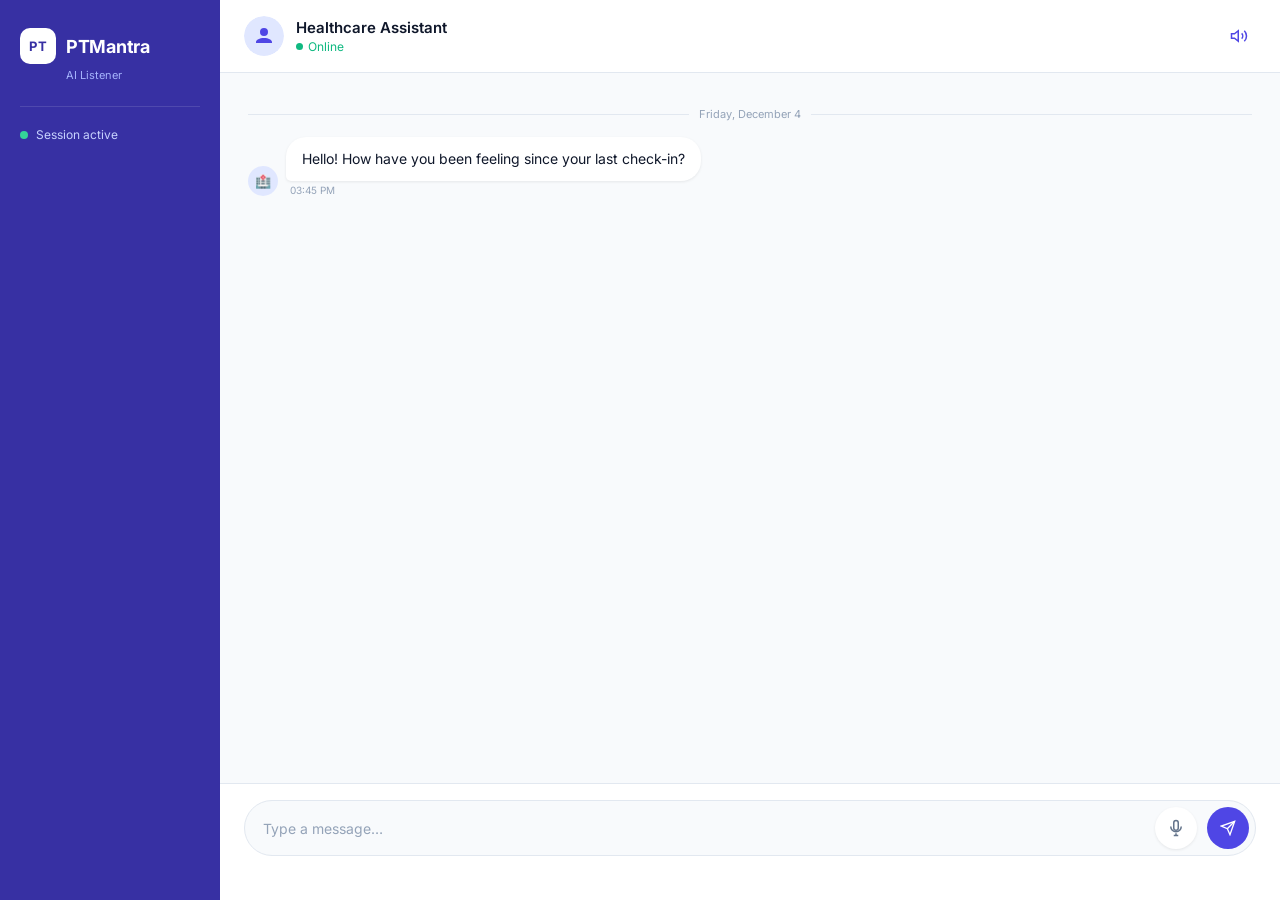
<file: frontend/index.html>
<!DOCTYPE html>
<html lang="en">
  <head>
    <meta charset="UTF-8" />
    <meta name="viewport" content="width=device-width, initial-scale=1.0" />
    <title>PTMantra AI Assistant</title>
    <link rel="preconnect" href="https://fonts.googleapis.com" />
    <link rel="preconnect" href="https://fonts.gstatic.com" crossorigin />
    <link href="https://fonts.googleapis.com/css2?family=Inter:wght@400;500;600;700&display=swap" rel="stylesheet" />
    <link rel="stylesheet" href="style.css" />
  </head>
  <body>
    <div class="app-shell">

      <!-- Sidebar -->
      <aside class="sidebar">
        <div class="sidebar-logo">
          <div class="logo-icon">PT</div>
          <span class="logo-text">PTMantra</span>
        </div>
        <div class="sidebar-label">AI Listener</div>
        <div class="sidebar-divider"></div>
        <div class="sidebar-info">
          <div class="info-row">
            <span class="info-dot active"></span>
            <span>Session active</span>
          </div>
          <div id="session-badge" class="session-badge hidden"></div>
        </div>
      </aside>

      <!-- Main chat panel -->
      <div class="chat-panel">

        <!-- Header -->
        <header class="chat-header">
          <div class="header-avatar">
            <svg viewBox="0 0 40 40" fill="none" xmlns="http://www.w3.org/2000/svg">
              <circle cx="20" cy="20" r="20" fill="#e0e7ff"/>
              <path d="M20 12a4 4 0 100 8 4 4 0 000-8zm0 10c-4.418 0-8 2-8 4v1h16v-1c0-2-3.582-4-8-4z" fill="#4f46e5"/>
            </svg>
          </div>
          <div class="header-info">
            <div class="header-name">Healthcare Assistant</div>
            <div class="header-status"><span class="status-dot"></span> Online</div>
          </div>
          <div class="header-actions">
            <button id="tts-toggle" class="icon-btn active" title="Toggle voice replies">
              <svg viewBox="0 0 24 24" fill="none" stroke="currentColor" stroke-width="2">
                <polygon points="11 5 6 9 2 9 2 15 6 15 11 19 11 5"/>
                <path d="M19.07 4.93a10 10 0 0 1 0 14.14M15.54 8.46a5 5 0 0 1 0 7.07"/>
              </svg>
            </button>
          </div>
        </header>

        <!-- Messages -->
        <section id="chat-window" class="chat-window"></section>

        <!-- Input bar -->
        <div class="input-bar">
          <form id="chat-form" class="chat-form">
            <input id="chat-input" type="text" placeholder="Type a message…" autocomplete="off" />
            <button type="button" id="mic-btn" title="Hold to speak">
              <div class="mic-rings">
                <div class="ring r1"></div>
                <div class="ring r2"></div>
              </div>
              <svg class="mic-icon" viewBox="0 0 24 24" fill="none" stroke="currentColor" stroke-width="2">
                <rect x="9" y="2" width="6" height="13" rx="3"/>
                <path d="M5 10a7 7 0 0014 0M12 19v3M9 22h6"/>
              </svg>
            </button>
            <button type="submit" class="send-btn">
              <svg viewBox="0 0 24 24" fill="none" stroke="currentColor" stroke-width="2">
                <line x1="22" y1="2" x2="11" y2="13"/>
                <polygon points="22 2 15 22 11 13 2 9 22 2"/>
              </svg>
            </button>
          </form>
          <div id="mic-status" class="mic-status hidden">Listening…</div>
        </div>

      </div>
    </div>

    <!-- Summary modal -->
    <div id="summary-overlay" class="summary-overlay hidden">
      <div class="summary-modal">
        <div class="summary-modal-header">
          <div class="summary-modal-title">
            <svg viewBox="0 0 24 24" fill="none" stroke="currentColor" stroke-width="2" width="20" height="20">
              <path d="M14 2H6a2 2 0 00-2 2v16a2 2 0 002 2h12a2 2 0 002-2V8z"/>
              <polyline points="14 2 14 8 20 8"/>
              <line x1="16" y1="13" x2="8" y2="13"/>
              <line x1="16" y1="17" x2="8" y2="17"/>
              <polyline points="10 9 9 9 8 9"/>
            </svg>
            Patient Summary
          </div>
          <button id="summary-close" class="icon-btn">✕</button>
        </div>
        <section id="summary-card" class="summary-card"></section>
      </div>
    </div>

    <script src="app.js"></script>
  </body>
</html>
</file>
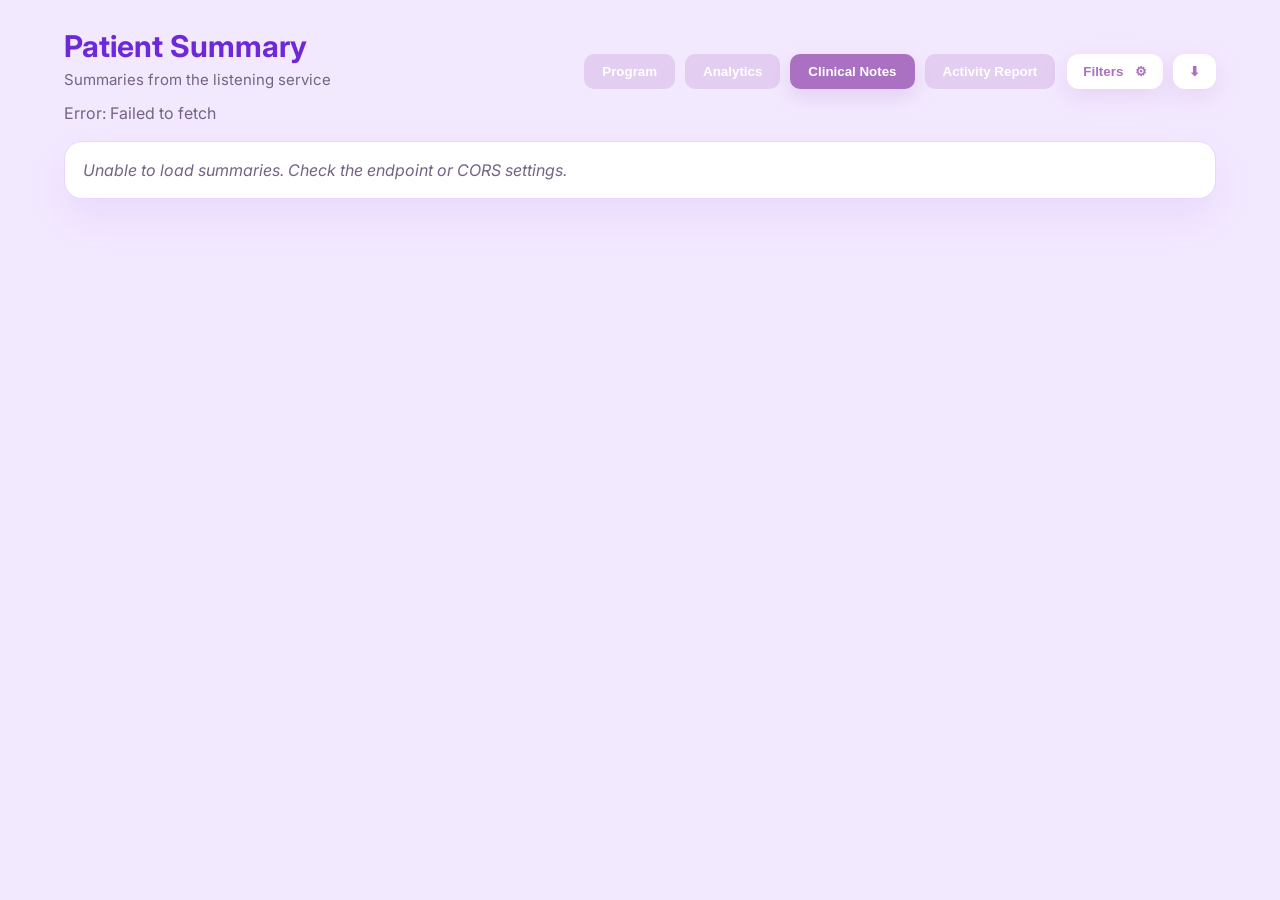
<file: backend/app/static/index.html>
<!doctype html>
<html lang="en">
<head>
  <meta charset="utf-8" />
  <meta name="viewport" content="width=device-width,initial-scale=1" />
  <title>Summaries Viewer</title>
  <link rel="stylesheet" href="styles.css">
  <link href="https://fonts.googleapis.com/css2?family=Inter:wght@400;600;700&display=swap" rel="stylesheet">
</head>
<body>
 <main class="container">
    <header class="header">
      <div>
        <h1>Patient Summary</h1>
        <p class="subtitle">Summaries from the listening service</p>
      </div>
      <div class="toolbar">
        <div class="nav-tabs">
          <button class="tab">Program</button>
          <button class="tab">Analytics</button>
          <button class="tab tab-active">Clinical Notes</button>
          <button class="tab">Activity Report</button>
        </div>
        <div class="page-actions">
          <button class="filter-button">Filters <span>⚙</span></button>
          <button class="download-button">⬇</button>
        </div>
      </div>
    </header>

    <div id="status" class="status">Loading summaries from configured endpoint.</div>

    <section id="summaries" class="summaries"></section>
  </main>

  <script src="config.js"></script>
  <script src="app.js"></script>
</body>
</html>
</file>
<file: frontend/style.css>
*, *::before, *::after { box-sizing: border-box; margin: 0; padding: 0; }

:root {
  --brand: #4f46e5;
  --brand-light: #e0e7ff;
  --brand-dark: #3730a3;
  --surface: #ffffff;
  --surface-2: #f8fafc;
  --border: #e2e8f0;
  --text-1: #0f172a;
  --text-2: #64748b;
  --text-3: #94a3b8;
  --user-bubble: #4f46e5;
  --user-text: #ffffff;
  --bot-bubble: #f1f5f9;
  --bot-text: #0f172a;
  --danger: #ef4444;
  --shadow-sm: 0 1px 3px rgba(0,0,0,.08);
  --shadow-md: 0 4px 16px rgba(0,0,0,.10);
  --shadow-lg: 0 12px 40px rgba(0,0,0,.14);
  --radius: 18px;
}

body {
  font-family: 'Inter', sans-serif;
  background: #eef2ff;
  height: 100dvh;
  display: flex;
  align-items: stretch;
  overflow: hidden;
}

/* ── App shell ────────────────────────────────────────────────── */
.app-shell {
  display: flex;
  width: 100%;
  height: 100dvh;
  gap: 0;
}

/* ── Sidebar ──────────────────────────────────────────────────── */
.sidebar {
  width: 220px;
  flex-shrink: 0;
  background: var(--brand-dark);
  color: #fff;
  display: flex;
  flex-direction: column;
  padding: 28px 20px;
  gap: 0;
}

.sidebar-logo {
  display: flex;
  align-items: center;
  gap: 10px;
  margin-bottom: 4px;
}

.logo-icon {
  width: 36px;
  height: 36px;
  background: #fff;
  color: var(--brand-dark);
  border-radius: 10px;
  display: flex;
  align-items: center;
  justify-content: center;
  font-weight: 700;
  font-size: 13px;
  letter-spacing: .5px;
}

.logo-text {
  font-weight: 700;
  font-size: 18px;
  letter-spacing: -.3px;
}

.sidebar-label {
  font-size: 11px;
  color: #a5b4fc;
  margin-left: 46px;
  margin-bottom: 24px;
}

.sidebar-divider {
  height: 1px;
  background: rgba(255,255,255,.12);
  margin-bottom: 20px;
}

.sidebar-info {
  flex: 1;
  display: flex;
  flex-direction: column;
  gap: 10px;
}

.info-row {
  display: flex;
  align-items: center;
  gap: 8px;
  font-size: 12px;
  color: #c7d2fe;
}

.info-dot {
  width: 8px;
  height: 8px;
  border-radius: 50%;
  background: #6b7280;
}

.info-dot.active { background: #34d399; }

.session-badge {
  font-size: 9.5px;
  font-family: monospace;
  color: #a5b4fc;
  word-break: break-all;
  line-height: 1.5;
  padding: 6px 8px;
  background: rgba(255,255,255,.07);
  border-radius: 8px;
}

.session-badge.hidden { display: none; }

.sidebar-footer {
  margin-top: auto;
  padding-top: 20px;
  border-top: 1px solid rgba(255,255,255,.1);
}

.model-tag {
  font-size: 11px;
  font-weight: 600;
  color: #e0e7ff;
}

.model-sub {
  font-size: 10px;
  color: #a5b4fc;
  margin-top: 2px;
}

/* ── Chat panel ───────────────────────────────────────────────── */
.chat-panel {
  flex: 1;
  display: flex;
  flex-direction: column;
  background: var(--surface);
  overflow: hidden;
}

/* ── Header ───────────────────────────────────────────────────── */
.chat-header {
  display: flex;
  align-items: center;
  gap: 12px;
  padding: 16px 24px;
  border-bottom: 1px solid var(--border);
  background: var(--surface);
  flex-shrink: 0;
}

.header-avatar {
  width: 40px;
  height: 40px;
  border-radius: 50%;
  overflow: hidden;
  flex-shrink: 0;
}

.header-avatar svg { width: 100%; height: 100%; }

.header-info { flex: 1; }

.header-name {
  font-weight: 600;
  font-size: 15px;
  color: var(--text-1);
}

.header-status {
  display: flex;
  align-items: center;
  gap: 5px;
  font-size: 12px;
  color: #10b981;
  margin-top: 2px;
}

.status-dot {
  width: 7px;
  height: 7px;
  background: #10b981;
  border-radius: 50%;
  animation: pulse-dot 2s infinite;
}

@keyframes pulse-dot {
  0%, 100% { opacity: 1; }
  50% { opacity: .4; }
}

.icon-btn {
  background: none;
  border: none;
  cursor: pointer;
  color: var(--text-2);
  padding: 8px;
  border-radius: 10px;
  display: flex;
  align-items: center;
  justify-content: center;
  transition: background .15s, color .15s;
}

.icon-btn svg { width: 18px; height: 18px; }

.icon-btn:hover { background: var(--surface-2); color: var(--brand); }

.icon-btn.active { color: var(--brand); }

.icon-btn.muted { color: var(--text-3); }

/* ── Chat window ──────────────────────────────────────────────── */
.chat-window {
  flex: 1;
  overflow-y: auto;
  padding: 24px 28px;
  display: flex;
  flex-direction: column;
  gap: 6px;
  scroll-behavior: smooth;
  background: var(--surface-2);
}

.chat-window::-webkit-scrollbar { width: 5px; }
.chat-window::-webkit-scrollbar-thumb { background: var(--border); border-radius: 99px; }

/* ── Messages ─────────────────────────────────────────────────── */
.message {
  display: flex;
  align-items: flex-end;
  gap: 8px;
  max-width: 75%;
  animation: msg-in .2s ease;
}

@keyframes msg-in {
  from { opacity: 0; transform: translateY(8px); }
  to   { opacity: 1; transform: translateY(0); }
}

.message.assistant { align-self: flex-start; }
.message.user      { align-self: flex-end; flex-direction: row-reverse; }

.msg-avatar {
  width: 30px;
  height: 30px;
  border-radius: 50%;
  background: var(--brand-light);
  display: flex;
  align-items: center;
  justify-content: center;
  flex-shrink: 0;
  font-size: 13px;
}

.message.user .msg-avatar { background: #dbeafe; }

.msg-body { display: flex; flex-direction: column; gap: 3px; }
.message.user .msg-body { align-items: flex-end; }

.bubble {
  padding: 11px 16px;
  border-radius: 20px;
  font-size: 14px;
  line-height: 1.55;
  max-width: 100%;
  word-break: break-word;
}

.message.assistant .bubble {
  background: var(--surface);
  color: var(--bot-text);
  border-bottom-left-radius: 5px;
  box-shadow: var(--shadow-sm);
}

.message.user .bubble {
  background: var(--user-bubble);
  color: var(--user-text);
  border-bottom-right-radius: 5px;
}

.msg-time {
  font-size: 10px;
  color: var(--text-3);
  padding: 0 4px;
}

/* date divider */
.date-divider {
  text-align: center;
  font-size: 11px;
  color: var(--text-3);
  margin: 10px 0;
  display: flex;
  align-items: center;
  gap: 10px;
}

.date-divider::before,
.date-divider::after {
  content: '';
  flex: 1;
  height: 1px;
  background: var(--border);
}

/* typing */
.typing-indicator {
  display: flex;
  align-items: center;
  gap: 5px;
  padding: 12px 16px;
}

.typing-indicator span {
  width: 7px;
  height: 7px;
  background: var(--text-3);
  border-radius: 50%;
  animation: bounce 1.1s infinite;
}

.typing-indicator span:nth-child(2) { animation-delay: .18s; }
.typing-indicator span:nth-child(3) { animation-delay: .36s; }

@keyframes bounce {
  0%, 60%, 100% { transform: translateY(0); }
  30% { transform: translateY(-6px); }
}

/* ── Input bar ────────────────────────────────────────────────── */
.input-bar {
  padding: 16px 24px 20px;
  background: var(--surface);
  border-top: 1px solid var(--border);
  flex-shrink: 0;
}

.chat-form {
  display: flex;
  align-items: center;
  gap: 10px;
  background: var(--surface-2);
  border: 1.5px solid var(--border);
  border-radius: 999px;
  padding: 6px 6px 6px 18px;
  transition: border-color .2s, box-shadow .2s;
}

.chat-form:focus-within {
  border-color: var(--brand);
  box-shadow: 0 0 0 3px rgba(79,70,229,.12);
}

.chat-form input {
  flex: 1;
  border: none;
  background: transparent;
  outline: none;
  font-size: 14px;
  color: var(--text-1);
  font-family: inherit;
}

.chat-form input::placeholder { color: var(--text-3); }

/* Mic button */
#mic-btn {
  position: relative;
  width: 42px;
  height: 42px;
  border-radius: 50%;
  border: none;
  background: var(--surface);
  box-shadow: var(--shadow-sm);
  cursor: pointer;
  display: flex;
  align-items: center;
  justify-content: center;
  flex-shrink: 0;
  transition: background .2s, box-shadow .2s;
  color: var(--text-2);
}

#mic-btn:hover { background: var(--brand-light); color: var(--brand); }

#mic-btn .mic-icon { width: 18px; height: 18px; position: relative; z-index: 1; }

/* rings — only visible when listening */
.mic-rings { position: absolute; inset: 0; border-radius: 50%; pointer-events: none; }
.ring {
  position: absolute;
  inset: 0;
  border-radius: 50%;
  border: 2px solid var(--brand);
  opacity: 0;
  transform: scale(1);
}

#mic-btn.listening { background: var(--brand); color: #fff; box-shadow: 0 0 0 4px rgba(79,70,229,.2); }

#mic-btn.listening .ring { animation: sonar 1.6s ease-out infinite; }
#mic-btn.listening .r1   { animation-delay: 0s; }
#mic-btn.listening .r2   { animation-delay: .6s; }

@keyframes sonar {
  0%   { opacity: .7; transform: scale(1); }
  100% { opacity: 0;  transform: scale(2.4); }
}

/* Send button */
.send-btn {
  width: 42px;
  height: 42px;
  border-radius: 50%;
  border: none;
  background: var(--brand);
  color: #fff;
  display: flex;
  align-items: center;
  justify-content: center;
  cursor: pointer;
  flex-shrink: 0;
  transition: background .2s, transform .1s;
}

.send-btn svg { width: 16px; height: 16px; }
.send-btn:hover { background: var(--brand-dark); }
.send-btn:active { transform: scale(.93); }

/* Mic status */
.mic-status {
  text-align: center;
  font-size: 12px;
  color: var(--brand);
  margin-top: 8px;
  height: 16px;
  font-weight: 500;
  letter-spacing: .3px;
}

.mic-status.hidden { visibility: hidden; }

/* ── Summary modal ────────────────────────────────────────────── */
.summary-overlay {
  position: fixed;
  inset: 0;
  background: rgba(15,23,42,.45);
  backdrop-filter: blur(4px);
  display: flex;
  align-items: center;
  justify-content: center;
  z-index: 100;
  padding: 24px;
  animation: fade-in .2s ease;
}

.summary-overlay.hidden { display: none; }

@keyframes fade-in {
  from { opacity: 0; }
  to   { opacity: 1; }
}

.summary-modal {
  background: var(--surface);
  border-radius: 20px;
  box-shadow: var(--shadow-lg);
  width: 100%;
  max-width: 720px;
  max-height: 85vh;
  display: flex;
  flex-direction: column;
  overflow: hidden;
  animation: slide-up .25s ease;
}

@keyframes slide-up {
  from { opacity: 0; transform: translateY(24px); }
  to   { opacity: 1; transform: translateY(0); }
}

.summary-modal-header {
  display: flex;
  align-items: center;
  justify-content: space-between;
  padding: 20px 24px;
  border-bottom: 1px solid var(--border);
  flex-shrink: 0;
}

.summary-modal-title {
  display: flex;
  align-items: center;
  gap: 10px;
  font-weight: 700;
  font-size: 17px;
  color: var(--text-1);
}

.summary-modal-title svg { color: var(--brand); }

.summary-card {
  padding: 24px;
  overflow-y: auto;
}

.summary-grid {
  display: grid;
  grid-template-columns: repeat(auto-fit, minmax(200px, 1fr));
  gap: 14px;
}

.summary-item {
  background: var(--surface-2);
  border: 1px solid var(--border);
  border-radius: 14px;
  padding: 14px 16px;
}

.summary-item.wide { grid-column: 1 / -1; }

.summary-item strong {
  display: block;
  font-size: 11px;
  font-weight: 600;
  color: var(--text-2);
  text-transform: uppercase;
  letter-spacing: .6px;
  margin-bottom: 6px;
}

.summary-item p {
  font-size: 13.5px;
  color: var(--text-1);
  line-height: 1.5;
}

/* ── Responsive ───────────────────────────────────────────────── */
@media (max-width: 680px) {
  .sidebar { display: none; }
  .chat-window { padding: 16px; }
  .input-bar { padding: 12px 16px 16px; }
  .message { max-width: 90%; }
}
</file>
<file: backend/app/static/styles.css>
:root {
  --bg: #f7fafc;
  --card: #ffffff;
  --muted: #6b7280;
  --accent: #0f172a;
  --primary: #0b6ef6;
  --soft: #eef6ff;
}

* {
  box-sizing: border-box
}

body {
  font-family: Inter, Segoe UI, Arial, Helvetica, sans-serif;
  background: var(--bg);
  margin: 0;
  color: #0f172a
}

.container {
  max-width: 1100px;
  margin: 28px auto;
  padding: 24px
}

:root {
  --bg: #f3e9ff;
  --card: #ffffff;
  --muted: #746385;
  --accent: #6d28d9;
  --text: #1f2937;
  --soft: #f7efff;
  --border: #e9d5ff;
}

* {
  box-sizing: border-box
}

body {
  font-family: Inter, Segoe UI, Arial, Helvetica, sans-serif;
  background: var(--bg);
  margin: 0;
  color: var(--text)
}

.app-header {
  display: flex;
  justify-content: space-between;
  align-items: center;
  padding: 16px 28px;
  background: #AA70C1;
  color: #fff
}

.brand {
  display: flex;
  align-items: center;
  gap: 12px
}

.brand-logo {
  width: 48px;
  height: 48px;
  object-fit: contain;
  border-radius: 12px;
  background: rgba(255, 255, 255, 0.18);
  padding: 8px
}

.brand-copy {
  display: flex;
  flex-direction: column;
  line-height: 1
}

.brand-tag {
  font-size: 12px;
  font-weight: 700;
  letter-spacing: 0.16em;
  text-transform: uppercase;
  color: rgba(255, 255, 255, 0.9)
}

.brand-name {
  font-size: 18px;
  font-weight: 700;
  color: #fff
}

.top-actions {
  display: flex;
  align-items: center;
  gap: 18px
}

.location-block {
  display: flex;
  flex-direction: column;
  gap: 6px
}

.location-label {
  font-size: 12px;
  color: rgba(255, 255, 255, 0.9)
}

.location-select {
  min-width: 220px;
  padding: 10px 12px;
  border: none;
  border-radius: 12px;
  background: #fff;
  color: #1f2937;
  font-weight: 600
}

.user-block {
  display: flex;
  align-items: center;
  gap: 10px
}

.user-name {
  font-weight: 700;
  color: #fff
}

.settings-button {
  width: 40px;
  height: 40px;
  border: none;
  border-radius: 12px;
  background: rgba(255, 255, 255, 0.22);
  color: #fff;
  font-size: 18px;
  cursor: pointer
}

.container {
  max-width: 1200px;
  margin: 0 auto;
  padding: 28px 24px 24px
}

.header {
  display: flex;
  flex-wrap: wrap;
  align-items: flex-end;
  justify-content: space-between;
  gap: 16px;
  margin-bottom: 14px
}

h1 {
  margin: 0;
  font-size: 30px;
  font-weight: 700;
  color: var(--accent)
}

.subtitle {
  margin: 6px 0 0;
  color: var(--muted);
  font-size: 15px
}

.toolbar {
  display: flex;
  flex-wrap: wrap;
  gap: 12px;
  align-items: center;
  justify-content: space-between
}

.nav-tabs {
  display: flex;
  flex-wrap: wrap;
  gap: 10px
}

.tab {
  padding: 10px 18px;
  border: none;
  border-radius: 10px;
  background: rgba(170, 112, 193, 0.22);
  color: #fff;
  font-weight: 700;
  cursor: pointer;
  transition: background 0.2s ease, transform 0.2s ease
}

.tab:hover {
  background: rgba(170, 112, 193, 0.3);
}

.tab-active {
  background: #AA70C1;
  color: #fff;
  box-shadow: 0 8px 20px rgba(170, 112, 193, 0.22)
}

.page-actions {
  display: flex;
  align-items: center;
  gap: 10px
}

.filter-button,
.download-button {
  padding: 10px 16px;
  border: none;
  border-radius: 12px;
  background: #fff;
  color: #AA70C1;
  font-weight: 700;
  cursor: pointer;
  box-shadow: 0 8px 24px rgba(170, 112, 193, 0.18);
  transition: transform 0.2s ease
}

.filter-button:hover,
.download-button:hover {
  transform: translateY(-1px)
}

.filter-button span {
  margin-left: 8px
}

.status {
  color: var(--muted);
  margin-bottom: 18px
}

.summaries {
  display: grid;
  grid-template-columns: 1fr;
  gap: 18px
}

.card {
  background: var(--card);
  border-radius: 18px;
  padding: 24px;
  box-shadow: 0 18px 40px rgba(109, 40, 217, 0.08);
  border: 1px solid var(--border);
  width: 100%
}

.card-header {
  display: flex;
  justify-content: space-between;
  align-items: flex-start;
  margin-bottom: 18px;
  gap: 12px
}

.card-title {
  margin: 0;
  font-size: 22px;
  font-weight: 700;
  color: var(--accent)
}

.card-date {
  font-size: 13px;
  color: var(--muted);
  margin-top: 4px;
  white-space: nowrap
}

.card-meta {
  display: grid;
  grid-template-columns: repeat(4, minmax(0, 1fr));
  gap: 12px;
  margin-bottom: 18px
}

.meta-item {
  background: var(--soft);
  padding: 14px;
  border-radius: 14px;
  border: 1px solid rgba(109, 40, 217, 0.12)
}

.meta-item .label {
  font-size: 12px;
  color: var(--muted);
  margin-bottom: 6px
}

.meta-item .value {
  font-size: 15px;
  font-weight: 700;
  color: var(--text)
}

.card-body {
  margin-bottom: 14px;
  color: var(--text);
  line-height: 1.75
}

.summary-heading {
  margin: 0 0 12px;
  font-size: 16px;
  font-weight: 700;
  color: var(--accent);
  letter-spacing: 0.01em
}

.card-body p {
  margin: 0 0 14px
}

.card-list {
  margin: 0;
  padding-left: 20px;
  color: var(--text)
}

.card-list li {
  margin-bottom: 10px
}

.card-footer {
  display: flex;
  flex-wrap: wrap;
  justify-content: flex-start;
  align-items: center;
  gap: 12px;
  font-size: 13px;
  color: var(--muted)
}

.card-author {
  font-weight: 600;
  color: #341f6b
}

.empty {
  color: var(--muted);
  font-style: italic;
  padding: 18px
}

@media (max-width:900px) {
  .card-meta {
    grid-template-columns: repeat(2, minmax(0, 1fr))
  }
}

@media (max-width:900px) {
  .top-actions {
    flex-wrap: wrap;
    justify-content: center
  }

  .location-select {
    min-width: 180px
  }

  .card-meta {
    grid-template-columns: repeat(2, minmax(0, 1fr))
  }
}

@media (max-width:600px) {
  .app-header {
    flex-direction: column;
    align-items: flex-start;
    gap: 16px
  }

  .top-actions {
    width: 100%;
    justify-content: space-between;
    flex-wrap: wrap
  }

  .header {
    align-items: flex-start
  }

  .toolbar {
    width: 100%
  }

  .filter-group input {
    width: 100%;
    min-width: 0
  }

  .card-meta {
    grid-template-columns: 1fr
  }
}
</file>
